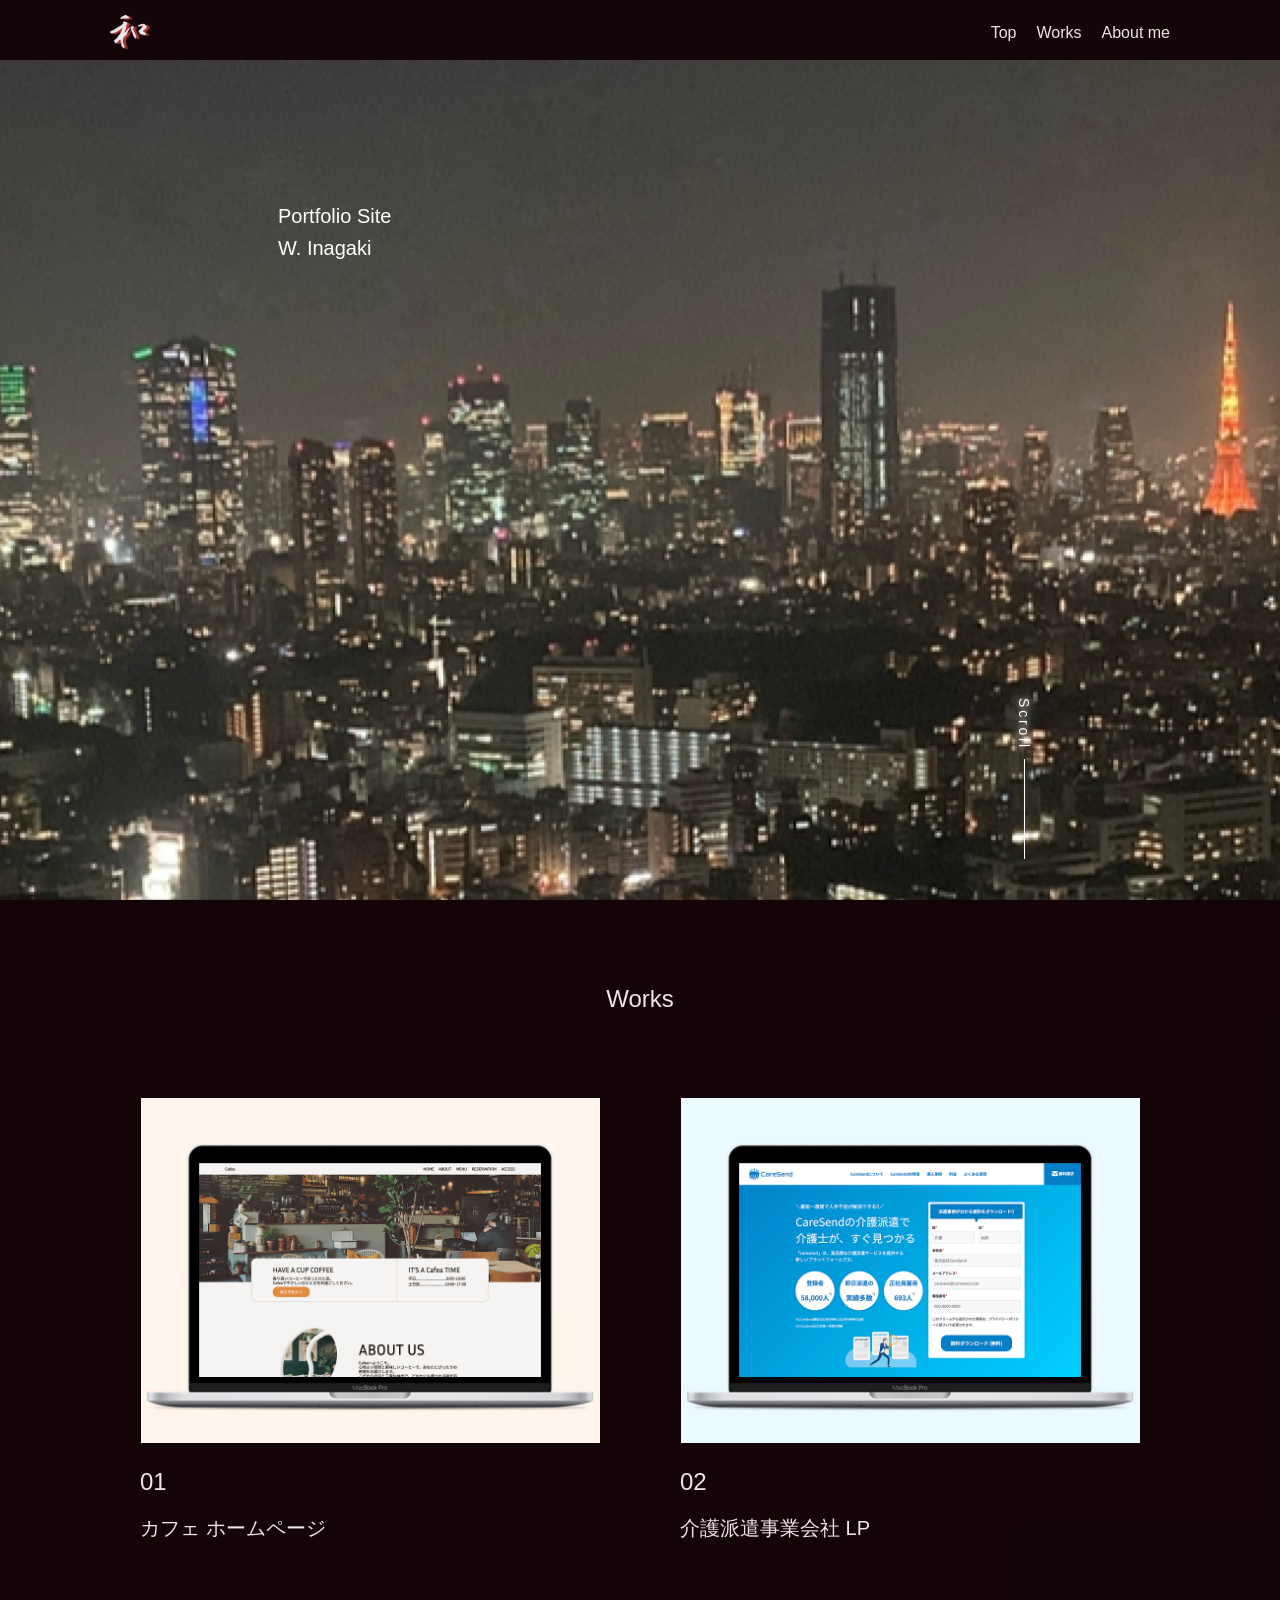
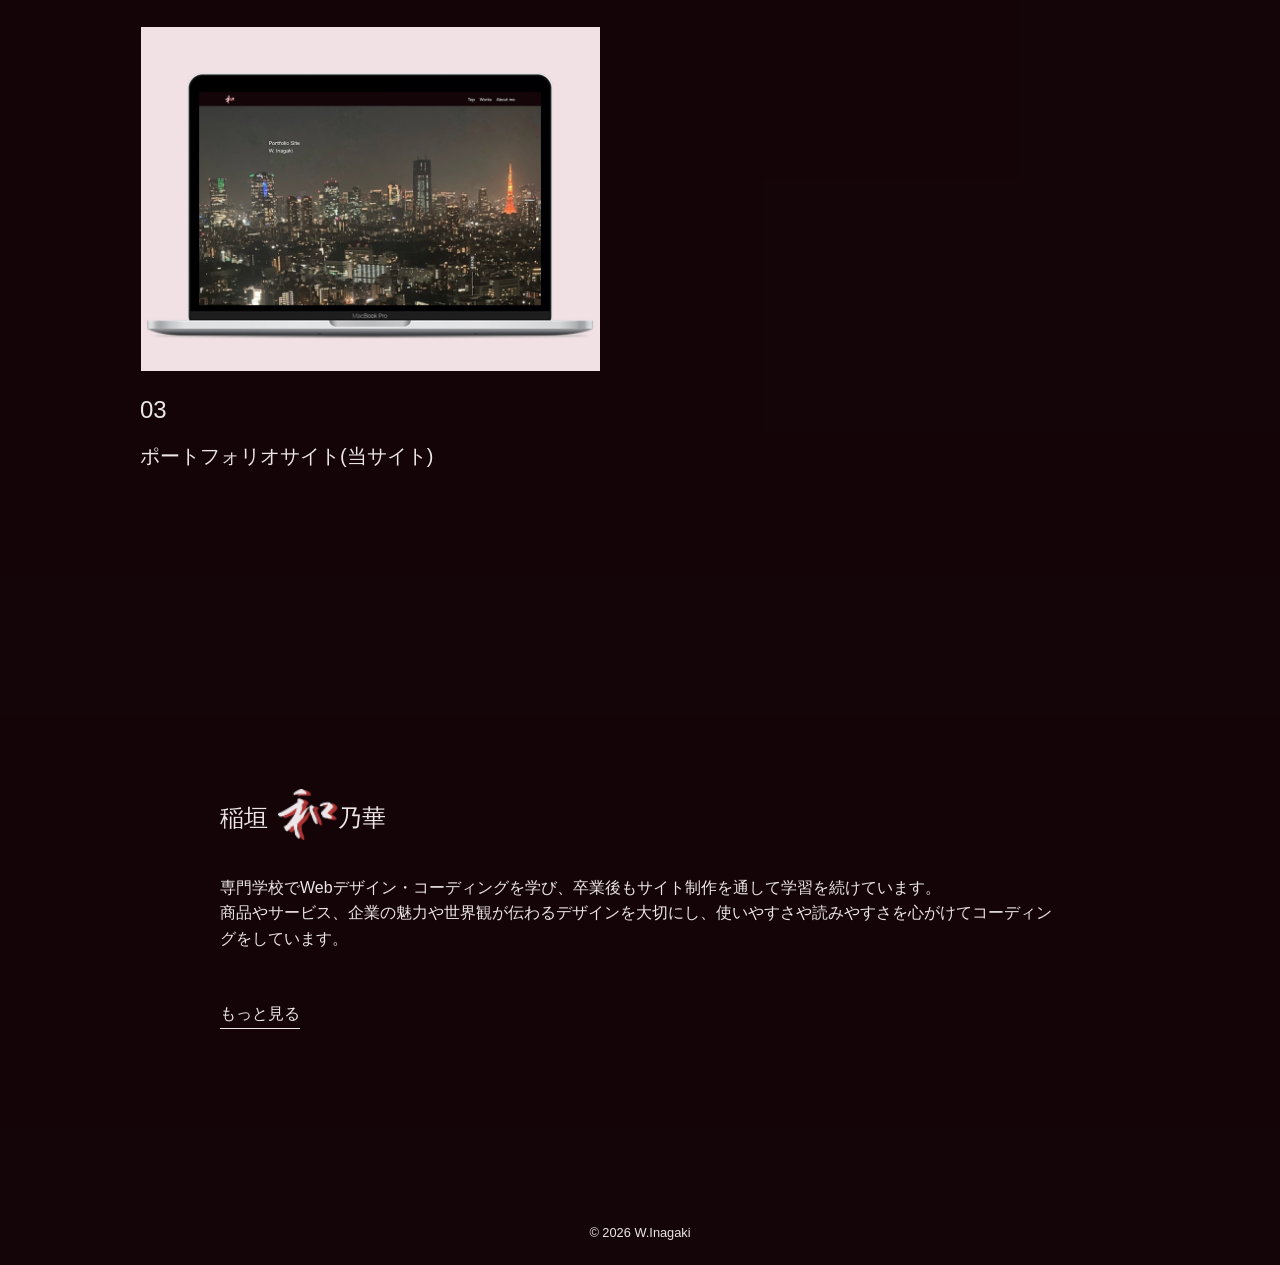
<file: index.html>
<!DOCTYPE html>
<html lang="ja">
<head>
    <meta charset="UTF-8">
    <meta name="viewport" content="width=device-width, initial-scale=1.0">
    <title>ポートフォリオサイト</title>
    <link rel="icon" href="./images/favicon.ico" type="image/x-icon">

    <meta name="robots" content="noindex">

    <link rel="stylesheet" href="./css/reset.css">
    <link rel="stylesheet" href="./css/style.css">

    <link rel="preconnect" href="https://fonts.googleapis.com">
    <link rel="preconnect" href="https://fonts.gstatic.com" crossorigin>
    <link href="https://fonts.googleapis.com/css2?family=Noto+Sans+JP:wght@100..900&display=swap" rel="stylesheet">

    <script src="js/script.js" defer></script>
</head>
<body>
    <div class="wrap">

        <header id="header" class="header">
            <div class="hamburger">
                <div class="header-logo"><a href="#"><img src="images/wa.png" alt="和" width="40"></a></div>
                <p class="btn-gNav">
                    <span></span>
                    <span></span>
                    <span></span>
                </p>
                <nav class="gNav">
                    <ul class="header-nav">
                        <li class="header-nav-list"><a href="#">Top</a></li>
                        <li class="header-nav-list"><a href="#works">Works</a></li>
                        <li class="header-nav-list"><a href="#about">About me</a></li>
                    </ul><!-- /.header-nav -->
                </nav>
            </div><!-- /.hamburger -->
        </header><!-- /#header .header -->

        <div class="background">
            <img class="mv-pc" src="images/mv.png" alt="メインビジュアル">
            <img class="mv-ipad" src="images/mv_ipad.png" alt="メインビジュアル">
        </div><!-- /.background -->

        <section class="mv">
            <h1 class="mv-ttl">Portfolio Site<br>W. Inagaki</h1>
            <div class="scrollbar-pc">
                <span class="scrollbar-pc-txt">Scroll</span>
                <div class="scrollbar-pc-line"></div>
            </div><!-- /.scrollbar-pc -->
        </section><!-- /.mv -->

        <section id="works" class="works">
            <div class="works-inner">
                <h2 class="works-ttl">Works</h2><!-- /.works-ttl -->
                <ul class="works-list">
                    <li class="works-list-item">
                        <a href="./cafesite/index.html"><img class="works-list-item-img" src="./images/works_cafea.png" alt="カフェ ホームページ"></a>
                        <div class="works-list-item-txt">
                            <p class="works-list-item-number">01</p>
                            <a href="./cafesite/index.html" class="works-list-item-ttl-link"><span class="works-list-item-ttl">カフェ ホームページ</span></a>
                        </div><!-- /.works-list-item-txt -->
                    </li><!-- /.works-list-item -->
                    <li class="works-list-item">
                        <a href="./caresendLP/index.html"><img class="works-list-item-img" src="./images/works_caresend.png" alt="介護事業会社派遣事業会社 LP"></a>
                        <div class="works-list-item-txt">
                            <p class="works-list-item-number">02</p>
                            <a href="./caresendLP/index.html" class="works-list-item-ttl-link"><span class="works-list-item-ttl">介護派遣事業会社 LP</span></a>
                        </div><!-- /.works-list-item-txt -->
                    </li><!-- /.works-list-item -->
                    <li class="works-list-item">
                        <a href="./portfoliosite/index.html"><img class="works-list-item-img" src="./images/works_portfolio.png" alt="ポートフォリオサイト(当サイト)"></a>
                        <div class="works-list-item-txt">
                            <p class="works-list-item-number">03</p>
                            <a href="./portfoliosite/index.html" class="works-list-item-ttl-link"><span class="works-list-item-ttl">ポートフォリオサイト(当サイト)</span></a>
                        </div><!-- /.works-list-item-txt -->
                    </li><!-- /.works-list-item -->
                </ul><!-- /.works-list -->
                
            </div><!-- /.works-inner -->
        </section><!-- /#works .works -->

        <section id="about" class="about">
            <div class="about-inner">
                <h2 class="about-name">稲垣<span class="about-name-wa">和</span>乃華</h2><!-- /.about-name -->
                <p class="about-txt">専門学校でWebデザイン・コーディングを学び、卒業後もサイト制作を通して学習を続けています。<br>商品やサービス、企業の魅力や世界観が伝わるデザインを大切にし、使いやすさや読みやすさを心がけてコーディングをしています。</p><!-- /.about-txt -->
                <a href="./about/index.html" class="about-more-link"><span class="about-more">もっと見る</span></a>
            </div><!-- /.about-inner -->
        </section><!-- /#about .about -->

        <footer class="footer">
            <small class="copyright">&copy; 2026 W.Inagaki</small>
        </footer>


    </div><!-- /.wrap -->

</body>
</html>
</file>
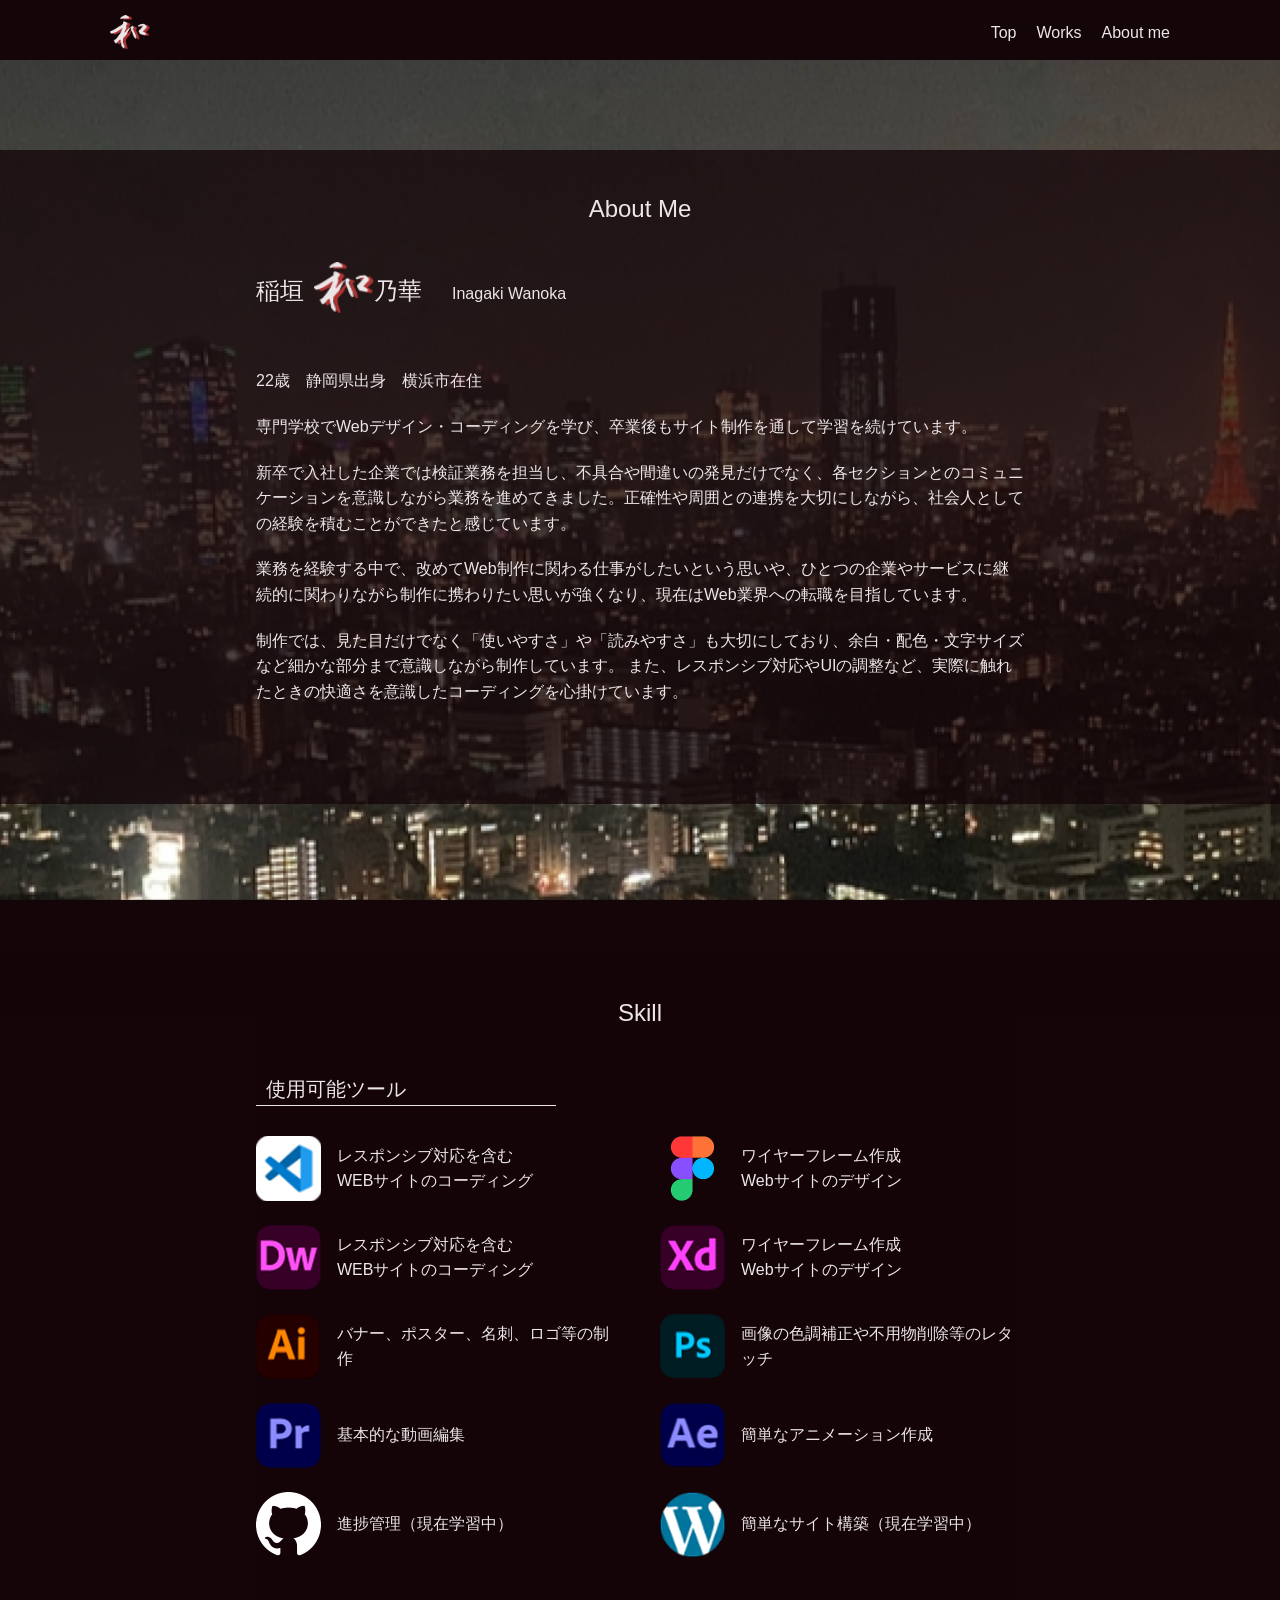
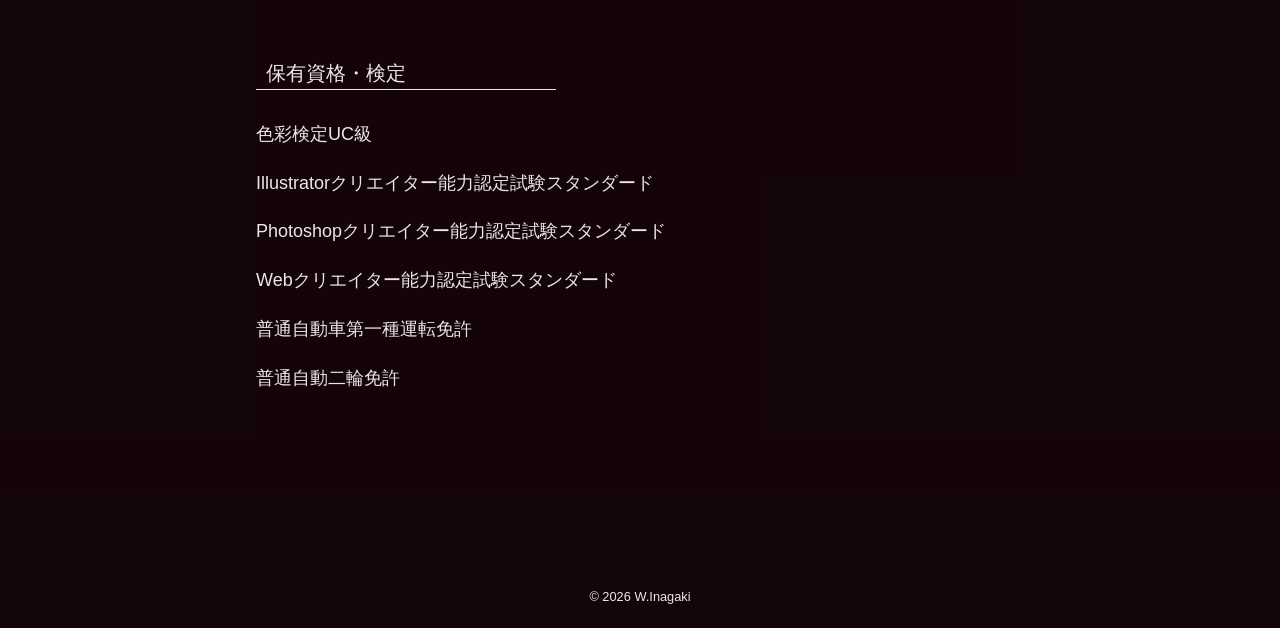
<file: about/index.html>
<!DOCTYPE html>
<html lang="ja">
<head>
    <meta charset="UTF-8">
    <meta name="viewport" content="width=device-width, initial-scale=1.0">
    <title>ポートフォリオサイト|私について</title>
    <link rel="icon" href="../images/favicon.ico" type="image/x-icon">

    <meta name="robots" content="noindex">

    <link rel="stylesheet" href="../css/reset.css">
    <link rel="stylesheet" href="../css/style.css">

    <link rel="preconnect" href="https://fonts.googleapis.com">
    <link rel="preconnect" href="https://fonts.gstatic.com" crossorigin>
    <link href="https://fonts.googleapis.com/css2?family=Noto+Sans+JP:wght@100..900&display=swap" rel="stylesheet">

    <script src="../js/script.js" defer></script>
</head>
<body>
    <div class="wrap">

        <header id="header" class="header">
            <div class="hamburger">
                <div class="header-logo"><a href="#"><img src="../images/wa.png" alt="和" width="40"></a></div>
                <p class="btn-gNav">
                    <span></span>
                    <span></span>
                    <span></span>
                </p>
                <nav class="gNav">
                    <ul class="header-nav">
                        <li class="header-nav-list"><a href="../index.html">Top</a></li>
                        <li class="header-nav-list"><a href="../#works">Works</a></li>
                        <li class="header-nav-list"><a href="#">About me</a></li>
                    </ul><!-- /.header-nav -->
                </nav>
            </div><!-- /.hamburger -->
        </header><!-- /#header .header -->

        <div class="background">
            <img class="mv-pc" src="../images/mv.png" alt="メインビジュアル">
            <img class="mv-ipad" src="../images/mv_ipad.png" alt="メインビジュアル">
        </div><!-- /.background -->

        <section class="aboutme">
            <div class="aboutme-inner">
                <h2 class="aboutme-ttl">About Me</h2><!-- /.aboutme-ttl -->
                <div class="aboutme-name">
                    <h3 class="aboutme-name-ja">稲垣<span class="about-name-wa">和</span>乃華</h3><!-- /.about-name-ja -->
                    <p class="aboutme-name-en">Inagaki Wanoka</p><!-- /.aboutme-name-en -->
                </div><!-- /.aboutme-name -->
                <div class="aboutme-txt">
                    <p class="aboutme-txt-item">22歳　静岡県出身　横浜市在住</p><!-- /.aboutme-age -->
                    <p class="aboutme-txt-item">専門学校でWebデザイン・コーディングを学び、卒業後もサイト制作を通して学習を続けています。</p><!-- /.aboutme-txt-item -->
                    <p class="aboutme-txt-item">新卒で入社した企業では検証業務を担当し、不具合や間違いの発見だけでなく、各セクションとのコミュニケーションを意識しながら業務を進めてきました。正確性や周囲との連携を大切にしながら、社会人としての経験を積むことができたと感じています。</p><!-- /.aboutme-txt-item -->
                    <p class="aboutme-txt-item">業務を経験する中で、改めてWeb制作に関わる仕事がしたいという思いや、ひとつの企業やサービスに継続的に関わりながら制作に携わりたい思いが強くなり、現在はWeb業界への転職を目指しています。</p><!-- /.aboutme-txt-item -->
                    <p class="aboutme-txt-item"> 制作では、見た目だけでなく「使いやすさ」や「読みやすさ」も大切にしており、余白・配色・文字サイズなど細かな部分まで意識しながら制作しています。 また、レスポンシブ対応やUIの調整など、実際に触れたときの快適さを意識したコーディングを心掛けています。</p><!-- /.aboutme-txt-item -->
                </div><!-- /.aboutme-txt -->
            </div><!-- /.aboutme-inner -->
        </section><!-- /.aboutme -->

        <section class="skill">
            <div class="skill-inner">
                <h2 class="skill-ttl">Skill</h2><!-- /.skill-ttl -->
                <div class="skill-tool">
                    <h3 class="skill-tool-ttl">使用可能ツール</h3><!-- /.skill-tool-ttl -->
                    <ul class="skill-tool-list">
                        <li class="skill-tool-list-item">
                            <img src="../images/VScode.png" alt="VScode" class="skill-tool-list-item-icon" width="65">
                            <p class="skill-tool-list-item-txt">レスポンシブ対応を含む<br>WEBサイトのコーディング</p><!-- /.skill-tool-list-item-txt -->
                        </li><!-- /.skill-tool-list-item -->
                        <li class="skill-tool-list-item">
                            <img src="../images/Figma.png" alt="Figma" class="skill-tool-list-item-icon" width="65">
                            <p class="skill-tool-list-item-txt">ワイヤーフレーム作成<br>Webサイトのデザイン</p><!-- /.skill-tool-list-item-txt -->
                        </li><!-- /.skill-tool-list-item -->
                        <li class="skill-tool-list-item">
                            <img src="../images/Dw.png" alt="Dreamweaver" class="skill-tool-list-item-icon" width="65">
                            <p class="skill-tool-list-item-txt">レスポンシブ対応を含む<br>WEBサイトのコーディング</p><!-- /.skill-tool-list-item-txt -->
                        </li><!-- /.skill-tool-list-item -->
                        <li class="skill-tool-list-item">
                            <img src="../images/Xd.png" alt="Xd" class="skill-tool-list-item-icon" width="65">
                            <p class="skill-tool-list-item-txt">ワイヤーフレーム作成<br>Webサイトのデザイン</p><!-- /.skill-tool-list-item-txt -->
                        </li><!-- /.skill-tool-list-item -->
                        <li class="skill-tool-list-item">
                            <img src="../images/Ai.png" alt="Illustrator" class="skill-tool-list-item-icon" width="65">
                            <p class="skill-tool-list-item-txt">バナー、ポスター、名刺、ロゴ等の制作</p><!-- /.skill-tool-list-item-txt -->
                        </li><!-- /.skill-tool-list-item -->
                        <li class="skill-tool-list-item">
                            <img src="../images/Ps.png" alt="Photoshop" class="skill-tool-list-item-icon" width="65">
                            <p class="skill-tool-list-item-txt">画像の色調補正や不用物削除等のレタッチ</p><!-- /.skill-tool-list-item-txt -->
                        </li><!-- /.skill-tool-list-item -->
                        <li class="skill-tool-list-item">
                            <img src="../images/Pr.png" alt="Premiere Pro" class="skill-tool-list-item-icon" width="65">
                            <p class="skill-tool-list-item-txt">基本的な動画編集</p><!-- /.skill-tool-list-item-txt -->
                        </li><!-- /.skill-tool-list-item -->
                        <li class="skill-tool-list-item">
                            <img src="../images/Ae.png" alt="After Effects" class="skill-tool-list-item-icon" width="65">
                            <p class="skill-tool-list-item-txt">簡単なアニメーション作成</p><!-- /.skill-tool-list-item-txt -->
                        </li><!-- /.skill-tool-list-item -->
                        <li class="skill-tool-list-item">
                            <img src="../images/GitHub.png" alt="Github" class="skill-tool-list-item-icon" width="65">
                            <p class="skill-tool-list-item-txt">進捗管理（現在学習中）</p><!-- /.skill-tool-list-item-txt -->
                        </li><!-- /.skill-tool-list-item -->
                        <li class="skill-tool-list-item">
                            <img src="../images/WordPress.png" alt="WordPress" class="skill-tool-list-item-icon" width="65">
                            <p class="skill-tool-list-item-txt">簡単なサイト構築（現在学習中）</p><!-- /.skill-tool-list-item-txt -->
                        </li><!-- /.skill-tool-list-item -->
                    </ul><!-- /.skill-tool-list -->
                </div><!-- /.skill-tool -->

                <div class="skill-license">
                    <h2 class="skill-license-ttl">保有資格・検定</h2><!-- /.skill-license-ttl -->
                    <ul class="skill-license-list">
                        <li class="skill-license-list-item">色彩検定UC級</li><!-- /.skill-license-list-item -->
                        <li class="skill-license-list-item">Illustratorクリエイター能力認定試験スタンダード</li><!-- /.skill-license-list-item -->
                        <li class="skill-license-list-item">Photoshopクリエイター能力認定試験スタンダード</li><!-- /.skill-license-list-item -->
                        <li class="skill-license-list-item">Webクリエイター能力認定試験スタンダード</li><!-- /.skill-license-list-item -->
                        <li class="skill-license-list-item">普通自動車第一種運転免許</li><!-- /.skill-license-list-item -->
                        <li class="skill-license-list-item">普通自動二輪免許</li><!-- /.skill-license-list-item -->
                    </ul><!-- /.skill-license-list -->
                </div><!-- /.skill-license -->
            </div><!-- /.skill-inner -->  
        </section><!-- /.skill -->

        <footer class="footer">
            <small class="copyright">&copy; 2026 W.Inagaki</small>
        </footer>


    </div><!-- /.wrap -->

</body>
</html>
</file>
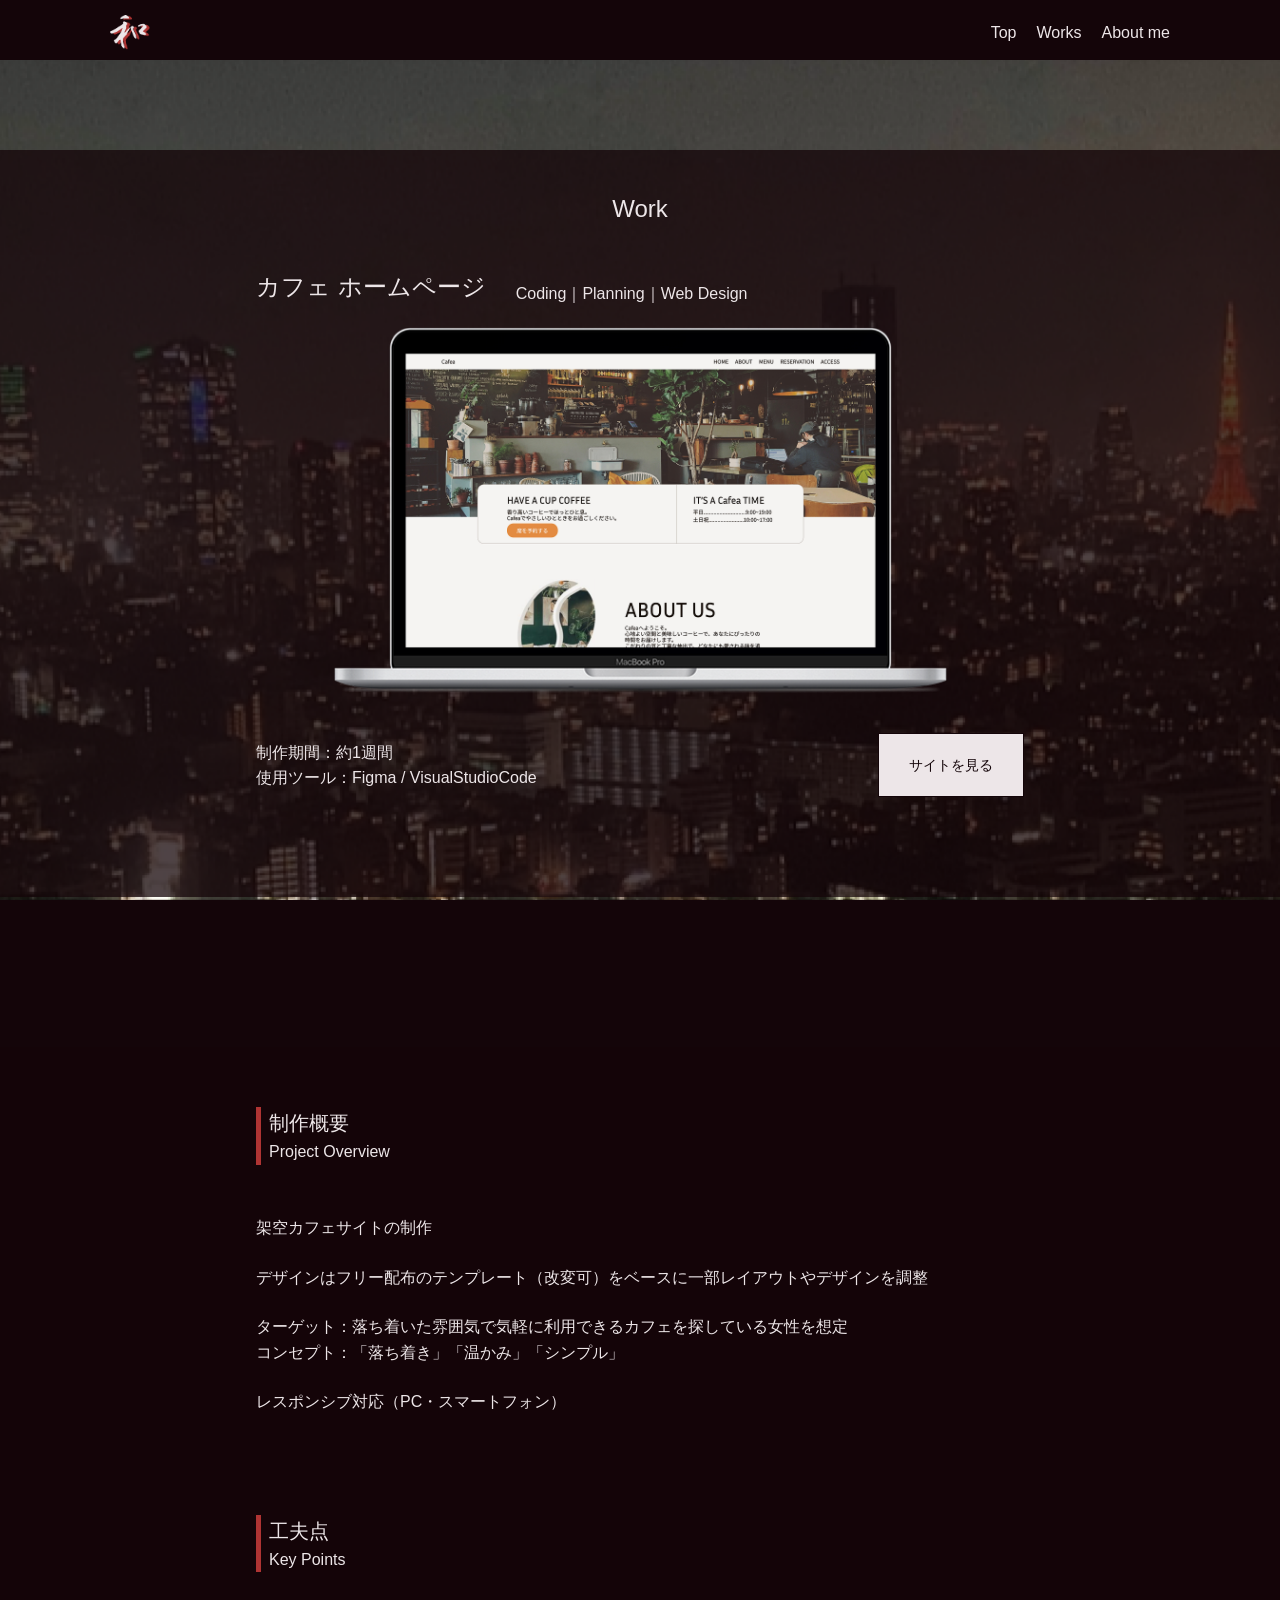
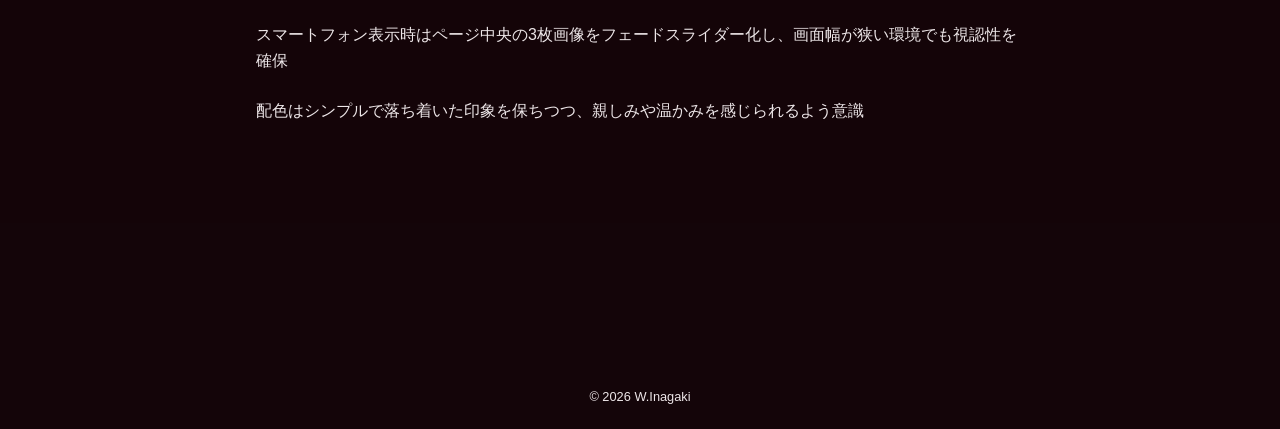
<file: cafea/index.html>
<!DOCTYPE html>
<html lang="ja">
<head>
    <meta charset="UTF-8">
    <meta name="viewport" content="width=device-width, initial-scale=1.0">
    <title>ポートフォリオサイト|cafea制作概要</title>
    <link rel="icon" href="../images/favicon.ico" type="image/x-icon">

    <meta name="robots" content="noindex">

    <link rel="stylesheet" href="../css/reset.css">
    <link rel="stylesheet" href="../css/style.css">

    <link rel="preconnect" href="https://fonts.googleapis.com">
    <link rel="preconnect" href="https://fonts.gstatic.com" crossorigin>
    <link href="https://fonts.googleapis.com/css2?family=Noto+Sans+JP:wght@100..900&display=swap" rel="stylesheet">

    <script src="../js/script.js" defer></script>
</head>
<body>
    <div class="wrap">

        <header id="header" class="header">
            <div class="hamburger">
                <div class="header-logo"><a href="#"><img src="../images/wa.png" alt="和" width="40"></a></div>
                <p class="btn-gNav">
                    <span></span>
                    <span></span>
                    <span></span>
                </p>
                <nav class="gNav">
                    <ul class="header-nav">
                        <li class="header-nav-list"><a href="../index.html">Top</a></li>
                        <li class="header-nav-list"><a href="../#works">Works</a></li>
                        <li class="header-nav-list"><a href="#">About me</a></li>
                    </ul><!-- /.header-nav -->
                </nav>
            </div><!-- /.hamburger -->
        </header><!-- /#header .header -->

        <div class="background">
            <img class="mv-pc" src="../images/mv.png" alt="メインビジュアル">
            <img class="mv-ipad" src="../images/mv_ipad.png" alt="メインビジュアル">
        </div><!-- /.background -->

        <section class="work">
            <div class="work-inner">
            <h2 class="work-ttl">Work</h2><!-- /.work-ttl -->
                <div class="work-subttl">
                    <h3 class="work-subttl-ttl">カフェ ホームページ</h3><!-- /.work-subttl-ttl -->
                    <p class="work-subttl-txt">Coding｜Planning｜Web Design</p><!-- /.work-subttl-txt -->
                </div><!-- /.work-subttl -->
                <img src="../images/work_cafea.png" alt="カフェ ホームページ" class="work-img">
                <div class="work-data">
                    <div class="work-data-txt">
                        <p class="work-data-txt-period">制作期間：約1週間</p><!-- /.work-data-txt-period -->
                        <p class="work-data-txt-tool">使用ツール：Figma / VisualStudioCode</p><!-- /.work-data-txt-tool -->
                    </div><!-- /.work-data-txt -->
                    <a href="https://w-inagaki.github.io/cafea/index.html" target="_blank" class="work-data-btn">サイトを見る</a><!-- /.work-data-btn -->
                </div><!-- /.work-data -->
            </div><!-- /.work-inner -->
        </section><!-- /.work -->

        <section class="summary">
            <div class="summary-inner">
                <div class="summary-overview">
                    <div class="summary-ttl">
                        <h2 class="summary-ttl-ja">制作概要</h2><!-- /.summary-ttl-ja -->
                        <p class="summary-ttl-en">Project Overview</p><!-- /.summary-ttl-en -->
                    </div><!-- /.summary-ttl -->
                    <div class="summary-txt">
                        <p class="summary-txt-item">架空カフェサイトの制作</p>
                        <p class="summary-txt-item">デザインはフリー配布のテンプレート（改変可）をベースに一部レイアウトやデザインを調整</p>
                        <p class="summary-txt-item">ターゲット：落ち着いた雰囲気で気軽に利用できるカフェを探している女性を想定<br>コンセプト：「落ち着き」「温かみ」「シンプル」</p>
                        <p class="summary-txt-item">レスポンシブ対応（PC・スマートフォン）</p>
                    </div><!-- /.summary-txt -->
                </div><!-- /.summary-overview -->

                <div class="summary-topics">
                    <div class="summary-ttl">
                        <h2 class="summary-ttl-ja">工夫点</h2><!-- /.summary-ttl-ja -->
                        <p class="summary-ttl-en">Key Points</p><!-- /.summary-ttl-en -->
                    </div><!-- /.summary-ttl -->
                    <div class="summary-txt">
                        <p class="summary-txt-item">スマートフォン表示時はページ中央の3枚画像をフェードスライダー化し、画面幅が狭い環境でも視認性を確保</p>
                        <p class="summary-txt-item">配色はシンプルで落ち着いた印象を保ちつつ、親しみや温かみを感じられるよう意識</p>
                    </div><!-- /.summary-topics-txt -->
                </div><!-- /.summary-topics -->


            </div><!-- /.summary-inner -->
        </section><!-- /.summary -->

        <footer class="footer">
            <small class="copyright">&copy; 2026 W.Inagaki</small>
        </footer>


    </div><!-- /.wrap -->

</body>
</html>
</file>
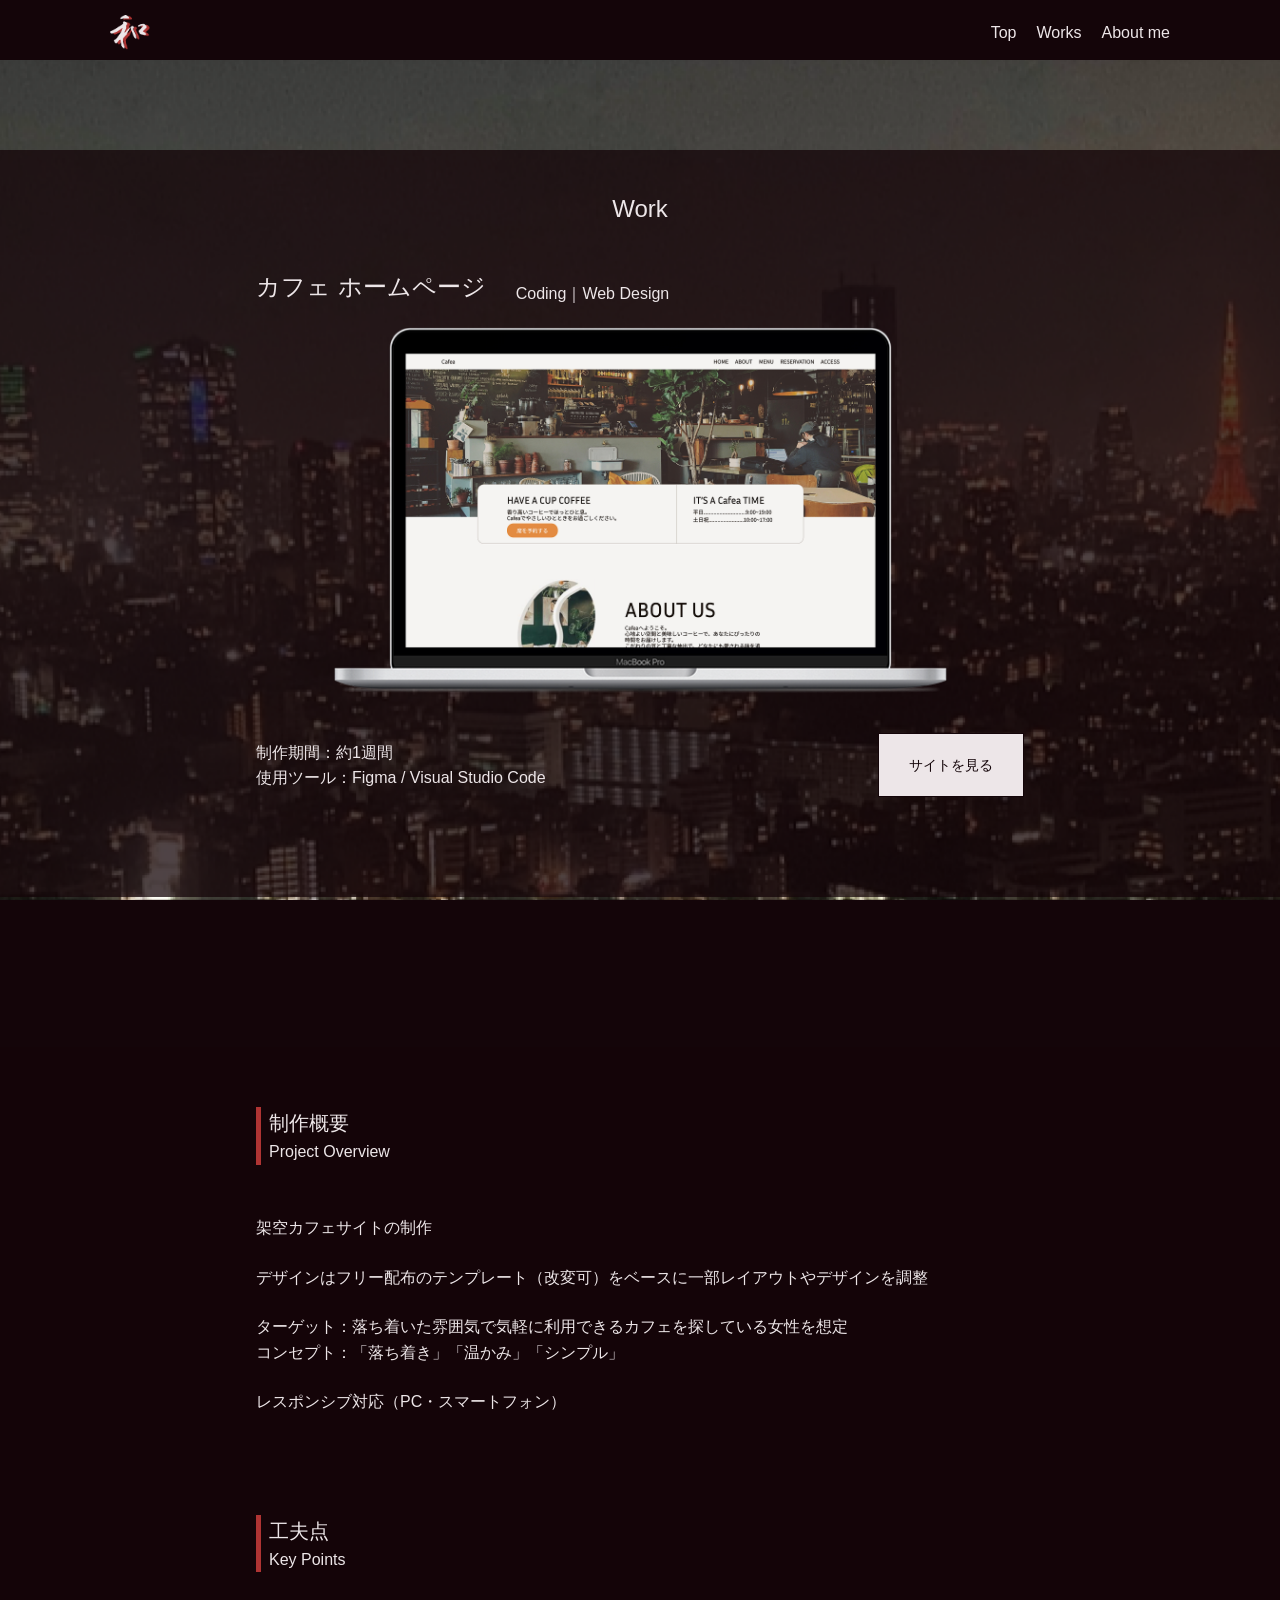
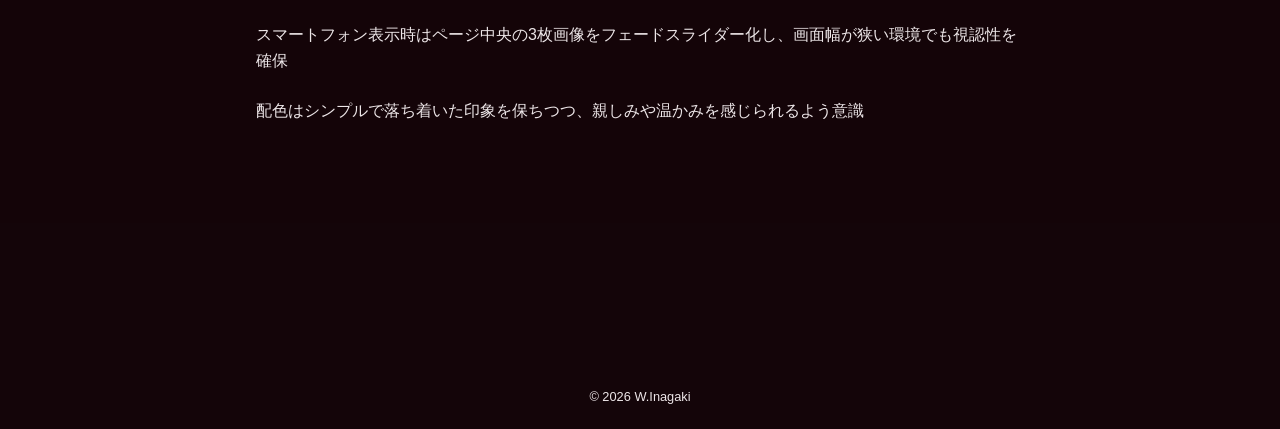
<file: cafesite/index.html>
<!DOCTYPE html>
<html lang="ja">
<head>
    <meta charset="UTF-8">
    <meta name="viewport" content="width=device-width, initial-scale=1.0">
    <title>ポートフォリオサイト|cafea制作概要</title>
    <link rel="icon" href="../images/favicon.ico" type="image/x-icon">

    <meta name="robots" content="noindex">

    <link rel="stylesheet" href="../css/reset.css">
    <link rel="stylesheet" href="../css/style.css">

    <link rel="preconnect" href="https://fonts.googleapis.com">
    <link rel="preconnect" href="https://fonts.gstatic.com" crossorigin>
    <link href="https://fonts.googleapis.com/css2?family=Noto+Sans+JP:wght@100..900&display=swap" rel="stylesheet">

    <script src="../js/script.js" defer></script>
</head>
<body>
    <div class="wrap">

        <header id="header" class="header">
            <div class="hamburger">
                <div class="header-logo"><a href="#"><img src="../images/wa.png" alt="和" width="40"></a></div>
                <p class="btn-gNav">
                    <span></span>
                    <span></span>
                    <span></span>
                </p>
                <nav class="gNav">
                    <ul class="header-nav">
                        <li class="header-nav-list"><a href="../index.html">Top</a></li>
                        <li class="header-nav-list"><a href="../#works">Works</a></li>
                        <li class="header-nav-list"><a href="../about/index.html">About me</a></li>
                    </ul><!-- /.header-nav -->
                </nav>
            </div><!-- /.hamburger -->
        </header><!-- /#header .header -->

        <div class="background">
            <img class="mv-pc" src="../images/mv.png" alt="メインビジュアル">
            <img class="mv-ipad" src="../images/mv_ipad.png" alt="メインビジュアル">
        </div><!-- /.background -->

        <section class="work">
            <div class="work-inner">
            <h2 class="work-ttl">Work</h2><!-- /.work-ttl -->
                <div class="work-subttl">
                    <h3 class="work-subttl-ttl">カフェ ホームページ</h3><!-- /.work-subttl-ttl -->
                    <p class="work-subttl-txt">Coding｜Web Design</p><!-- /.work-subttl-txt -->
                </div><!-- /.work-subttl -->
                <img src="../images/work_cafea.png" alt="カフェ ホームページ" class="work-img">
                <div class="work-data">
                    <div class="work-data-txt">
                        <p class="work-data-txt-period">制作期間：約1週間</p><!-- /.work-data-txt-period -->
                        <p class="work-data-txt-tool">使用ツール：Figma / Visual Studio Code</p><!-- /.work-data-txt-tool -->
                    </div><!-- /.work-data-txt -->
                    <a href="https://w-inagaki.github.io/cafea/index.html" target="_blank" class="work-data-btn">サイトを見る</a><!-- /.work-data-btn -->
                </div><!-- /.work-data -->
            </div><!-- /.work-inner -->
        </section><!-- /.work -->

        <section class="summary">
            <div class="summary-inner">
                <div class="summary-overview">
                    <div class="summary-ttl">
                        <h2 class="summary-ttl-ja">制作概要</h2><!-- /.summary-ttl-ja -->
                        <p class="summary-ttl-en">Project Overview</p><!-- /.summary-ttl-en -->
                    </div><!-- /.summary-ttl -->
                    <div class="summary-txt">
                        <p class="summary-txt-item">架空カフェサイトの制作</p>
                        <p class="summary-txt-item">デザインはフリー配布のテンプレート（改変可）をベースに一部レイアウトやデザインを調整</p>
                        <p class="summary-txt-item">ターゲット：落ち着いた雰囲気で気軽に利用できるカフェを探している女性を想定<br>コンセプト：「落ち着き」「温かみ」「シンプル」</p>
                        <p class="summary-txt-item">レスポンシブ対応（PC・スマートフォン）</p>
                    </div><!-- /.summary-txt -->
                </div><!-- /.summary-overview -->

                <div class="summary-topics">
                    <div class="summary-ttl">
                        <h2 class="summary-ttl-ja">工夫点</h2><!-- /.summary-ttl-ja -->
                        <p class="summary-ttl-en">Key Points</p><!-- /.summary-ttl-en -->
                    </div><!-- /.summary-ttl -->
                    <div class="summary-txt">
                        <p class="summary-txt-item">スマートフォン表示時はページ中央の3枚画像をフェードスライダー化し、画面幅が狭い環境でも視認性を確保</p>
                        <p class="summary-txt-item">配色はシンプルで落ち着いた印象を保ちつつ、親しみや温かみを感じられるよう意識</p>
                    </div><!-- /.summary-topics-txt -->
                </div><!-- /.summary-topics -->


            </div><!-- /.summary-inner -->
        </section><!-- /.summary -->

        <footer class="footer">
            <small class="copyright">&copy; 2026 W.Inagaki</small>
        </footer>


    </div><!-- /.wrap -->

</body>
</html>
</file>
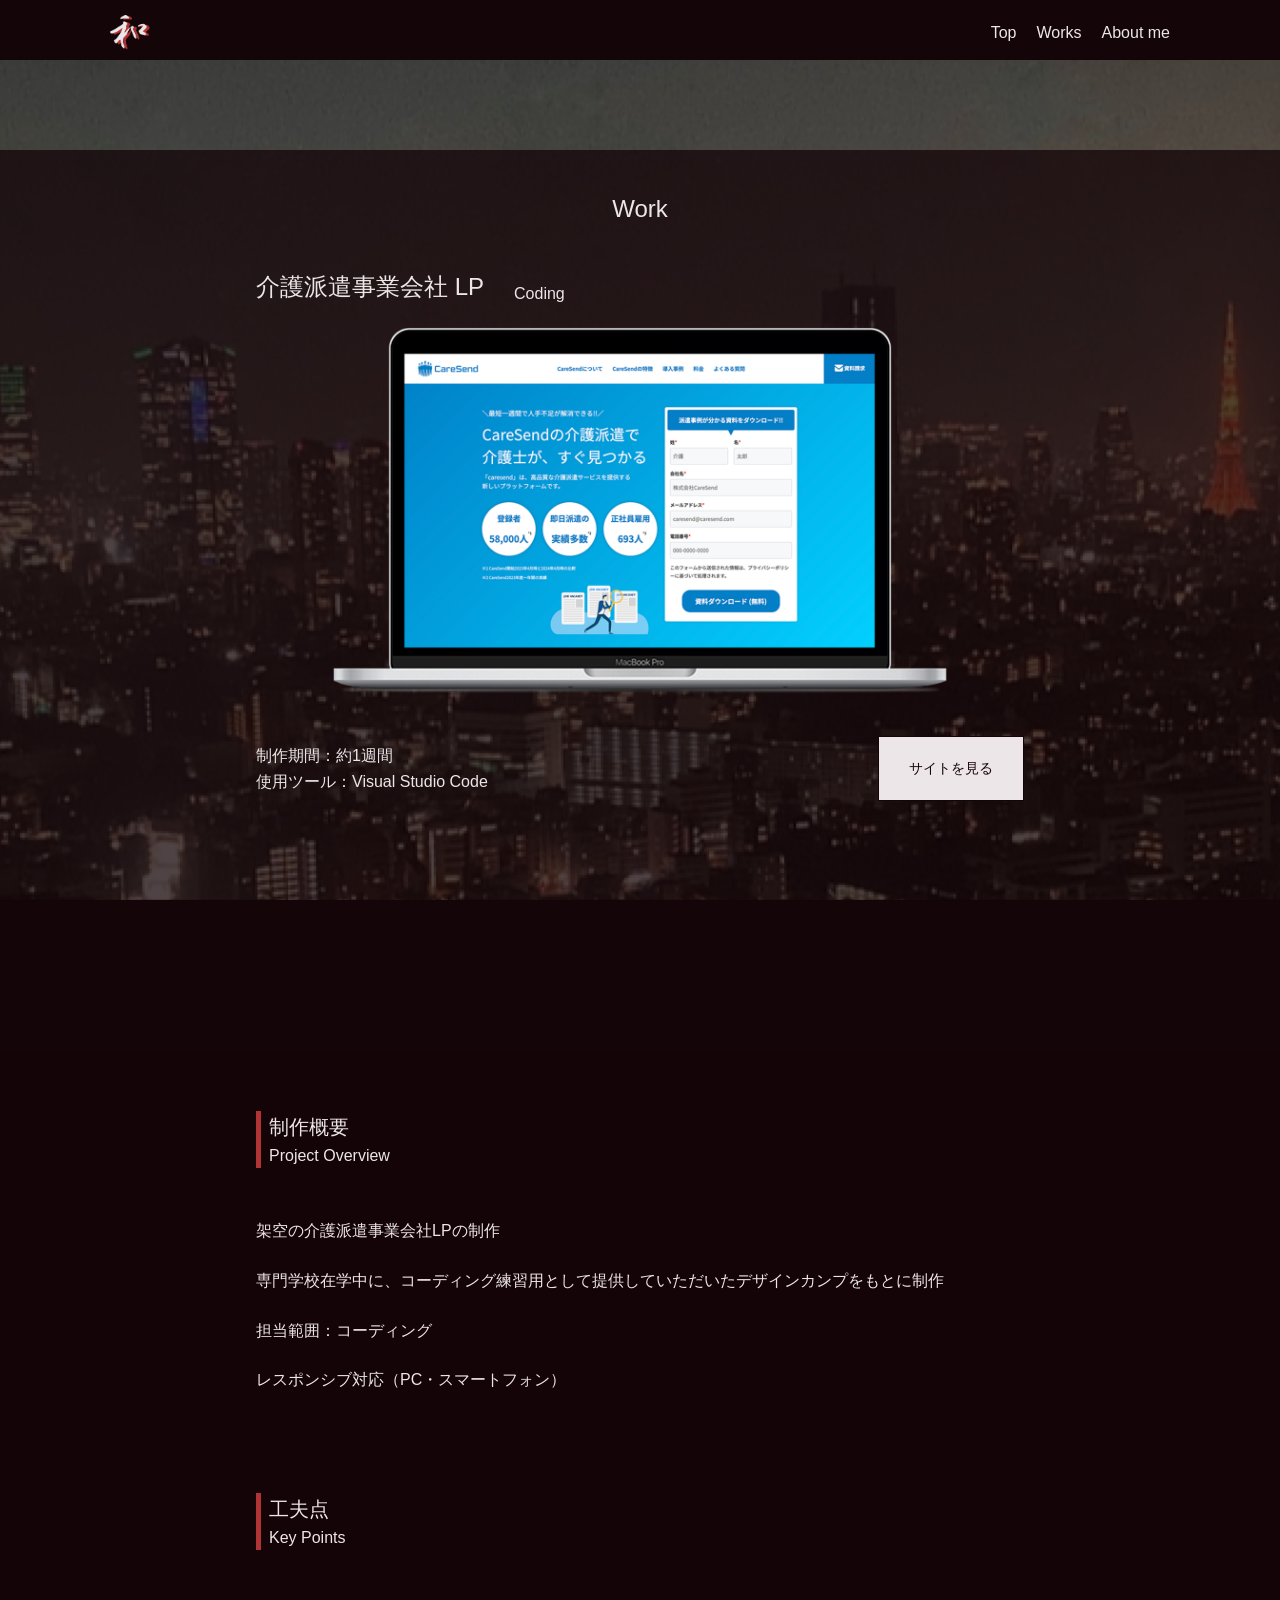
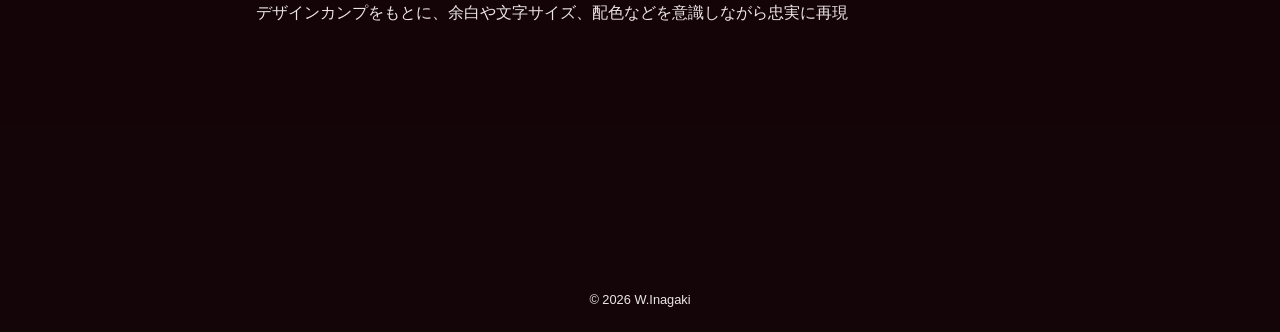
<file: caresendLP/index.html>
<!DOCTYPE html>
<html lang="ja">
<head>
    <meta charset="UTF-8">
    <meta name="viewport" content="width=device-width, initial-scale=1.0">
    <title>ポートフォリオサイト|caresend制作概要</title>
    <link rel="icon" href="../images/favicon.ico" type="image/x-icon">

    <meta name="robots" content="noindex">

    <link rel="stylesheet" href="../css/reset.css">
    <link rel="stylesheet" href="../css/style.css">

    <link rel="preconnect" href="https://fonts.googleapis.com">
    <link rel="preconnect" href="https://fonts.gstatic.com" crossorigin>
    <link href="https://fonts.googleapis.com/css2?family=Noto+Sans+JP:wght@100..900&display=swap" rel="stylesheet">

    <script src="../js/script.js" defer></script>
</head>
<body>
    <div class="wrap">

        <header id="header" class="header">
            <div class="hamburger">
                <div class="header-logo"><a href="#"><img src="../images/wa.png" alt="和" width="40"></a></div>
                <p class="btn-gNav">
                    <span></span>
                    <span></span>
                    <span></span>
                </p>
                <nav class="gNav">
                    <ul class="header-nav">
                        <li class="header-nav-list"><a href="../index.html">Top</a></li>
                        <li class="header-nav-list"><a href="../#works">Works</a></li>
                        <li class="header-nav-list"><a href="../about/index.html">About me</a></li>
                    </ul><!-- /.header-nav -->
                </nav>
            </div><!-- /.hamburger -->
        </header><!-- /#header .header -->

        <div class="background">
            <img class="mv-pc" src="../images/mv.png" alt="メインビジュアル">
            <img class="mv-ipad" src="../images/mv_ipad.png" alt="メインビジュアル">
        </div><!-- /.background -->

        <section class="work">
            <div class="work-inner">
            <h2 class="work-ttl">Work</h2><!-- /.work-ttl -->
                <div class="work-subttl">
                    <h3 class="work-subttl-ttl">介護派遣事業会社 LP</h3><!-- /.work-subttl-ttl -->
                    <p class="work-subttl-txt">Coding</p><!-- /.work-subttl-txt -->
                </div><!-- /.work-subttl -->
                <img src="../images/work_caresend.png" alt="介護派遣事業会社 LP" class="work-img">
                <div class="work-data">
                    <div class="work-data-txt">
                        <p class="work-data-txt-period">制作期間：約1週間</p><!-- /.work-data-txt-period -->
                        <p class="work-data-txt-tool">使用ツール：Visual Studio Code</p><!-- /.work-data-txt-tool -->
                    </div><!-- /.work-data-txt -->
                    <a href="https://w-inagaki.github.io/caresend/index.html" target="_blank" class="work-data-btn">サイトを見る</a><!-- /.work-data-btn -->
                </div><!-- /.work-data -->
            </div><!-- /.work-inner -->
        </section><!-- /.work -->

        <section class="summary">
            <div class="summary-inner">
                <div class="summary-overview">
                    <div class="summary-ttl">
                        <h2 class="summary-ttl-ja">制作概要</h2><!-- /.summary-ttl-ja -->
                        <p class="summary-ttl-en">Project Overview</p><!-- /.summary-ttl-en -->
                    </div><!-- /.summary-ttl -->
                    <div class="summary-txt">
                        <p class="summary-txt-item">架空の介護派遣事業会社LPの制作</p>
                        <p class="summary-txt-item">専門学校在学中に、コーディング練習用として提供していただいたデザインカンプをもとに制作</p>
                        <p class="summary-txt-item">担当範囲：コーディング</p>
                        <p class="summary-txt-item">レスポンシブ対応（PC・スマートフォン）</p>
                    </div><!-- /.summary-txt -->
                </div><!-- /.summary-overview -->

                <div class="summary-topics">
                    <div class="summary-ttl">
                        <h2 class="summary-ttl-ja">工夫点</h2><!-- /.summary-ttl-ja -->
                        <p class="summary-ttl-en">Key Points</p><!-- /.summary-ttl-en -->
                    </div><!-- /.summary-ttl -->
                    <div class="summary-txt">
                        <p class="summary-txt-item">デザインカンプをもとに、余白や文字サイズ、配色などを意識しながら忠実に再現</p>
                    </div><!-- /.summary-topics-txt -->
                </div><!-- /.summary-topics -->


            </div><!-- /.summary-inner -->
        </section><!-- /.summary -->

        <footer class="footer">
            <small class="copyright">&copy; 2026 W.Inagaki</small>
        </footer>


    </div><!-- /.wrap -->

</body>
</html>
</file>
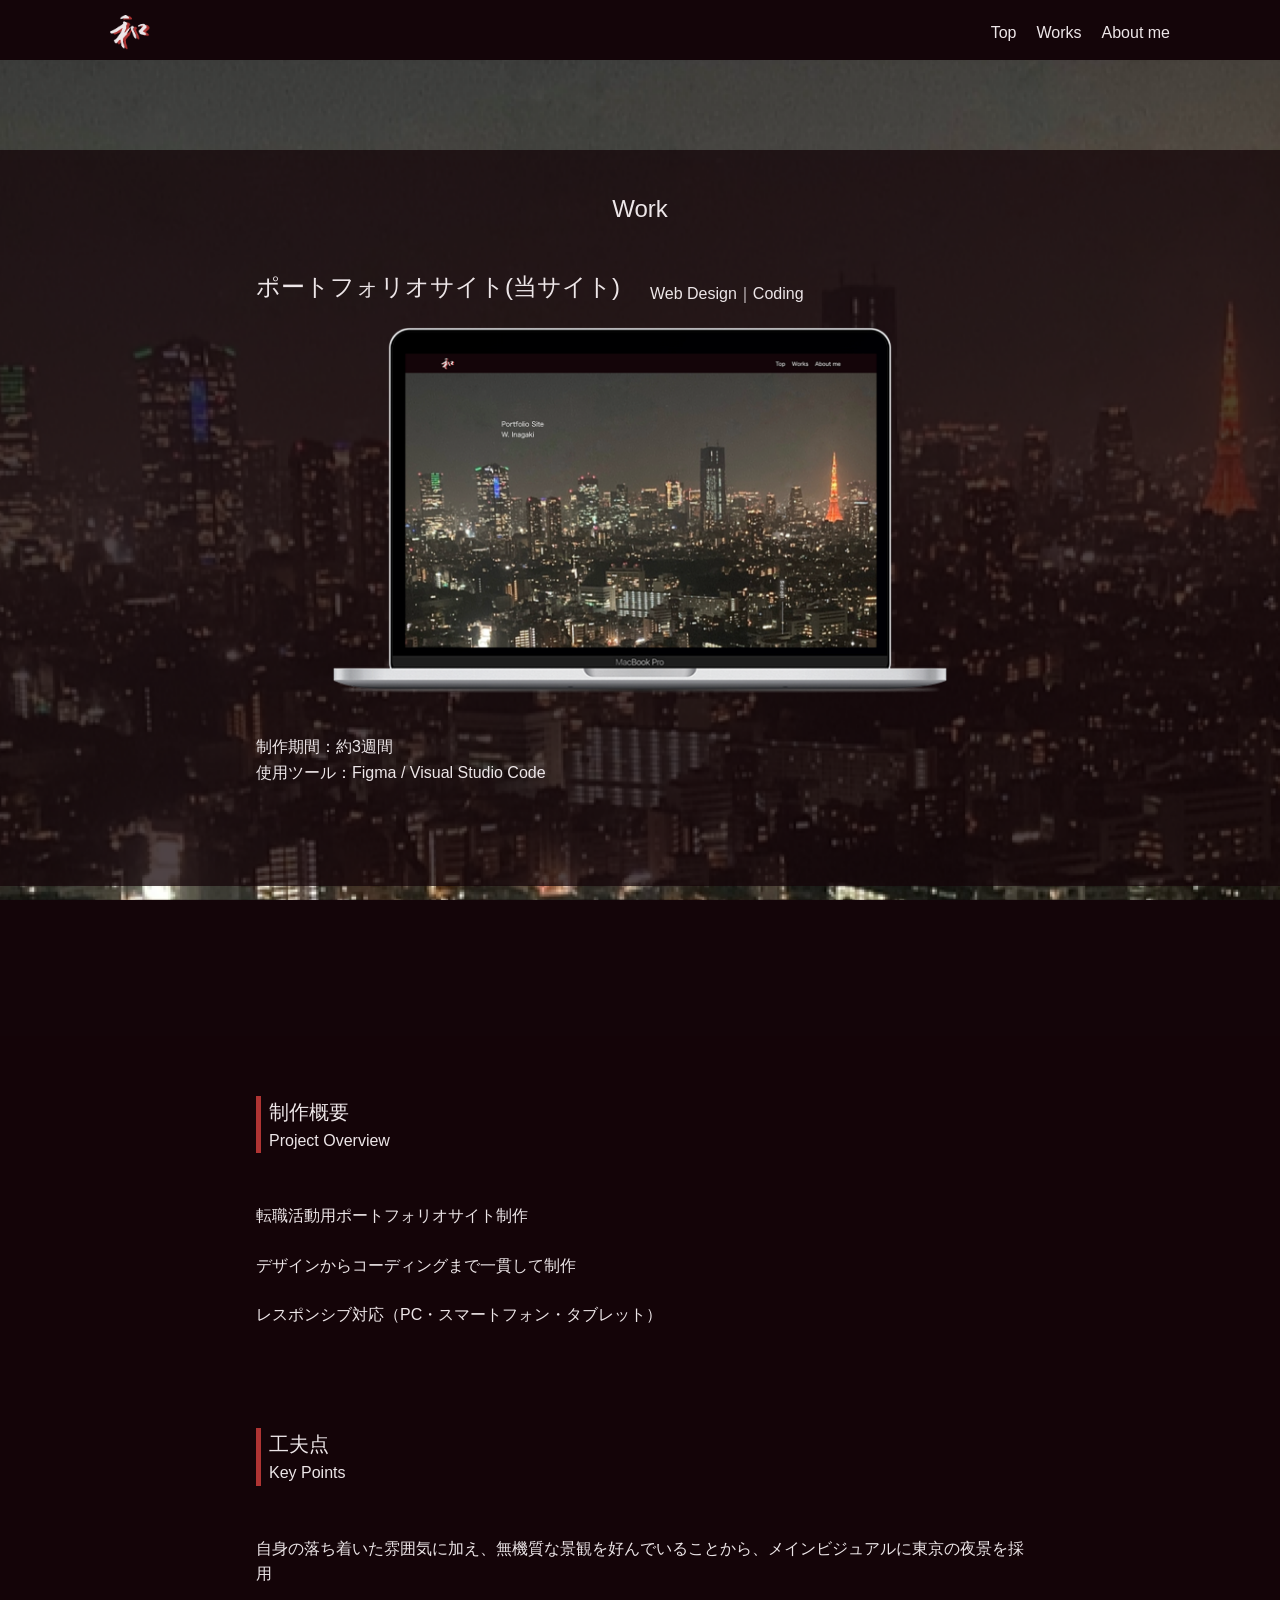
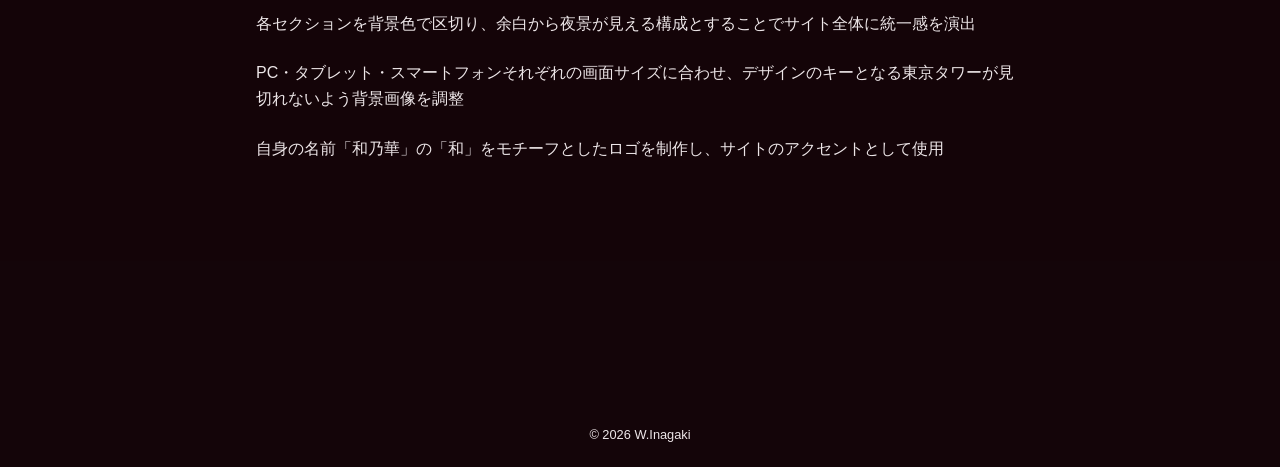
<file: portfoliosite/index.html>
<!DOCTYPE html>
<html lang="ja">
<head>
    <meta charset="UTF-8">
    <meta name="viewport" content="width=device-width, initial-scale=1.0">
    <title>ポートフォリオサイト|ポートフォリオサイト制作概要</title>
    <link rel="icon" href="../images/favicon.ico" type="image/x-icon">

    <meta name="robots" content="noindex">

    <link rel="stylesheet" href="../css/reset.css">
    <link rel="stylesheet" href="../css/style.css">

    <link rel="preconnect" href="https://fonts.googleapis.com">
    <link rel="preconnect" href="https://fonts.gstatic.com" crossorigin>
    <link href="https://fonts.googleapis.com/css2?family=Noto+Sans+JP:wght@100..900&display=swap" rel="stylesheet">

    <script src="../js/script.js" defer></script>
</head>
<body>
    <div class="wrap">

        <header id="header" class="header">
            <div class="hamburger">
                <div class="header-logo"><a href="#"><img src="../images/wa.png" alt="和" width="40"></a></div>
                <p class="btn-gNav">
                    <span></span>
                    <span></span>
                    <span></span>
                </p>
                <nav class="gNav">
                    <ul class="header-nav">
                        <li class="header-nav-list"><a href="../index.html">Top</a></li>
                        <li class="header-nav-list"><a href="../#works">Works</a></li>
                        <li class="header-nav-list"><a href="../about/index.html">About me</a></li>
                    </ul><!-- /.header-nav -->
                </nav>
            </div><!-- /.hamburger -->
        </header><!-- /#header .header -->

        <div class="background">
            <img class="mv-pc" src="../images/mv.png" alt="メインビジュアル">
            <img class="mv-ipad" src="../images/mv_ipad.png" alt="メインビジュアル">
        </div><!-- /.background -->

        <section class="work">
            <div class="work-inner">
            <h2 class="work-ttl">Work</h2><!-- /.work-ttl -->
                <div class="work-subttl">
                    <h3 class="work-subttl-ttl">ポートフォリオサイト(当サイト)</h3><!-- /.work-subttl-ttl -->
                    <p class="work-subttl-txt">Web Design｜Coding</p><!-- /.work-subttl-txt -->
                </div><!-- /.work-subttl -->
                <img src="../images/work_portfolio.png" alt="ポートフォリオサイト" class="work-img">
                <div class="work-data">
                    <div class="work-data-txt">
                        <p class="work-data-txt-period">制作期間：約3週間</p><!-- /.work-data-txt-period -->
                        <p class="work-data-txt-tool">使用ツール：Figma / Visual Studio Code</p><!-- /.work-data-txt-tool -->
                    </div><!-- /.work-data-txt -->
                    <!-- <a href="https://w-inagaki.github.io/index.html" target="_blank" class="work-data-btn">サイトを見る</a>/.work-data-btn -->
                </div><!-- /.work-data -->
            </div><!-- /.work-inner -->
        </section><!-- /.work -->

        <section class="summary">
            <div class="summary-inner">
                <div class="summary-overview">
                    <div class="summary-ttl">
                        <h2 class="summary-ttl-ja">制作概要</h2><!-- /.summary-ttl-ja -->
                        <p class="summary-ttl-en">Project Overview</p><!-- /.summary-ttl-en -->
                    </div><!-- /.summary-ttl -->
                    <div class="summary-txt">
                        <p class="summary-txt-item">転職活動用ポートフォリオサイト制作</p>
                        <p class="summary-txt-item">デザインからコーディングまで一貫して制作</p>
                        <p class="summary-txt-item">レスポンシブ対応（PC・スマートフォン・タブレット）</p>
                    </div><!-- /.summary-txt -->
                </div><!-- /.summary-overview -->

                <div class="summary-topics">
                    <div class="summary-ttl">
                        <h2 class="summary-ttl-ja">工夫点</h2><!-- /.summary-ttl-ja -->
                        <p class="summary-ttl-en">Key Points</p><!-- /.summary-ttl-en -->
                    </div><!-- /.summary-ttl -->
                    <div class="summary-txt">
                        <p class="summary-txt-item">自身の落ち着いた雰囲気に加え、無機質な景観を好んでいることから、メインビジュアルに東京の夜景を採用</p>
                        <p class="summary-txt-item">各セクションを背景色で区切り、余白から夜景が見える構成とすることでサイト全体に統一感を演出</p>
                        <p class="summary-txt-item">PC・タブレット・スマートフォンそれぞれの画面サイズに合わせ、デザインのキーとなる東京タワーが見切れないよう背景画像を調整</p>
                        <p class="summary-txt-item">自身の名前「和乃華」の「和」をモチーフとしたロゴを制作し、サイトのアクセントとして使用</p>
                    </div><!-- /.summary-topics-txt -->
                </div><!-- /.summary-topics -->


            </div><!-- /.summary-inner -->
        </section><!-- /.summary -->

        <footer class="footer">
            <small class="copyright">&copy; 2026 W.Inagaki</small>
        </footer>


    </div><!-- /.wrap -->

</body>
</html>
</file>
<file: css/style.css>
/* 全体
================================================== */
html{
    scroll-behavior: smooth;
    background-color: var(--black);
}

html,body{
    overflow-x: hidden;
    min-height: 100svh;
}
.wrap{
    position: relative;
    color: var(--white);
    font-size: 1rem;
    line-height: 1.6;
    font-family: sans-serif;
    min-height: 100svh;
}



/* 色　変数 
==================================================*/
:root{
    --white:#EDE6E8;
    --black:#140509;
}


/* Topページここから
==================================================================================================== */
/* ヘッダー
================================================== */
.header{
    padding: 15px 110px 10px 110px;
    background-color: var(--black);
    position: fixed;
    top: 0;
    left: 0;
    width: 100%;
    z-index: 9999;
    font-size: 16px;
}
.hamburger{
    display: flex;
    justify-content: space-between;
    align-items: center;
}
.header-nav{
    display: flex;
}
.header-nav-list{
    margin-left: 20px;
    white-space: nowrap;
}

.hamburger .btn-gNav{
    position: fixed;
    top: 30px;
    right: 30px;
    width: 40px;
    height: 26px;
    z-index: 12;
    box-sizing: border-box;
    cursor: pointer;
    -webkit-transition: all 400ms;
    transition: all 400ms;
}
.hamburger .btn-gNav span{
    position: absolute;
    width: 100%;
    height: 2px;
    background: var(--white);
    border-radius: 10px;
    -webkit-transition: all 400ms;
    transition: all 400ms;
}
.hamburger .btn-gNav span:nth-child(1){
    top: 0;
}
.hamburger .btn-gNav span:nth-child(2){
    top: 12px;
}
.hamburger .btn-gNav span:nth-child(3){
    top: 24px;
}
.hamburger .btn-gNav.open span:nth-child(1){
    background: var(--white);
    top: 6px;
    -webkit-transform: rotate(-45deg);
    -moz-transform: rotate(-45deg);
    transform: rotate(-45deg);
}
.hamburger .btn-gNav.open span:nth-child(2),
.hamburger .btn-gNav.open span:nth-child(3){
    top: 6px;
    background: var(--white);
    -webkit-transform: rotate(45deg);
    -moz-transform: rotate(45deg);
    transform: rotate(45deg);
}

.btn-gNav{
    display: none;
}


/* ヘッダー（スマホ） */
@media (max-width:767px){
    .header{
        padding-left:  30px;
        padding-right: 30px;
        background-color: transparent;
    }
    .header-logo{
        display: none;
    }
    .header-nav{
        display: none;
    }
    .btn-gNav{
        display: block;
    }

    .gNav{
        position: fixed;
        top: 0;
        right: -100%;
        width: 100%;
        height: 100%;
        background-color: rgba(4, 0, 1, 0.8);
        font-size: 16px;
        box-sizing: border-box;
        z-index: 1;
        padding-top: 50px;
        transition: .3s;
    }
    .gNav.open{
        right: 0;
    }
    .gNav .header-nav{
        padding: 0;
        width: 100%;
        height: 100%;
        display: block;
        flex-direction: column;
        text-align: center;
    }

    .gNav .header-nav-list{
        width: 86%;
        padding: 15px;
        border-bottom: #525252 1px solid;
    }
}


/* メインビジュアル
================================================== */
.mv{
    padding-top: 200px;
    min-height: 100vh;
    position: relative;
}
.mv-ttl{
    font-size: 20px;
    width: 80%;
    padding-left: 150px;
    margin: 0 auto;
    color: #fff;
}
.mv-pc{
    position: fixed;
    top: 0;
    left: 0;

    width: 100vw;
    min-height: 100vh;
    object-fit: cover; 
    z-index: -1;
}
.mv-ipad{
    position: fixed;
    top: 0;
    left: 0;
    background-size: cover;
    background-repeat: no-repeat;
    width: 100vw;
    min-height: 100svh;
    object-fit: cover; 
    z-index: -1;
    display: none;
}



/* メインビジュアル（スマホ） */
@media (max-width:767px) {
    .mv{
        padding-top: 140px;
        min-height: 100svh;
    }
    .mv-ttl{
        padding-left: 0;
    }
    .mv-pc{
        display: none;
    }
    .mv-ipad{
        display: none;
    }
    
    body{
        position: relative;
    }
    body::before{
        content: ''; 
        position: fixed;
        top: 0;
        left: 0;
        width: 100vw;
        height: 100vh;
        background-image: url('../images/mv_iphone.png');
        background-size: cover;
        background-position: center;
        z-index: -1;
    }
}
/* メインビジュアル（タブレット） */
@media (min-width: 768px) and (max-width: 960px){
    .mv{
        min-height: 100svh;
    }
    .mv-ttl{
        font-size: 24px;
        padding-left: 80px;
    }
    .mv-pc{
        display: none;
    }
    .mv-ipad{
        display: block;
    }
    
}

/* スクロールバー
================================================== */
.scrollbar-pc{
    position: fixed;
    right: 20vw;
    bottom: 40px;
    z-index: 10;
    transition: opacity 0.6s ease;
}
.scrollbar-pc.is-hide{
    opacity: 0;
    pointer-events: none; /* 触れないように */
}
.scrollbar-pc-txt{
    color: #fff;
    text-shadow:
        0 0 6px rgba(255,255,255,0.9),
        0 0 14px rgba(255,255,255,0.7),
        0 0 24px rgba(255,255,255,0.5);
    display: inline-block;
    position: absolute;
    bottom: 0;
    padding: 10px 10px 110px;
    font-size: 14px;
    line-height: 1;
    letter-spacing: 0.2em;
    writing-mode: vertical-lr;
    left: 50%;
    transform: translateX(-50%);
}
.scrollbar-pc-line{
    position: absolute;
    left: 50%;
    transform: translateX(-50%);
    bottom: 1px;
}
.scrollbar-pc-line::after{
    content: "";
    position: absolute;
    bottom: 0;
    left: 0;
    width: 1px;
    height: 100px;
    background: #fff;
    animation: liner 2.5s cubic-bezier(1, 0, 0, 1) infinite;
}
@keyframes liner{
    0% {
      transform: scale(1, 0);
      transform-origin: 0 0;
    }
    30% {
      transform: scale(1, 1);
      transform-origin: 0 0;
    }
    70% {
      transform: scale(1, 1);
      transform-origin: 0 100%;
    }
    100% {
      transform: scale(1, 0);
      transform-origin: 0 100%;
    }
}
  


/* 作品一覧
================================================== */
.works{
    background-color: rgba(20, 5, 9, 0.65);
    padding-top: 80px;
    padding-bottom: 100px;
    margin-bottom: 140px;
}
.works-inner{
    max-width: 100%;
    margin: 0 auto;
    padding: 0 5vw;
}
.works-ttl{
    font-size: 24px;
    text-align: center;
    margin-bottom: 80px;
}
.works-list{
    display: grid;
    grid-template-columns: repeat(2, 1fr);
    gap: 80px 8%;
    max-width: 1000px;
    margin: 0 auto;
}
.works-list-item{
    width: 100%;
}
.works-list-item-img{
    width: 100%;
}
.works-list-item-number{
    font-size: 24px;
    margin-top: 20px;
    margin-bottom: 10px;
}
.works-list-item-ttl{
    font-size: 20px;
    display: inline-block;
    position: relative;
    padding-bottom: 3px;
}
.works-list-item-ttl::after{
    content: "";
    position: absolute;
    left: 0;
    bottom: 0;
    width: 100%;
    height: 1px;
    background: var(--white);
    transform: scaleX(0);
    transform-origin: left;
    transition: transform 0.2s ease;
}
.works-list-item-ttl-link:hover .works-list-item-ttl::after{
    transform: scaleX(1);
}


/* 作品一覧（スマホ） */
@media (max-width:767px) {
    .works{
        padding-top: 40px;
        padding-bottom: 60px;
        margin-bottom: 80px;
    }
    
    .works-inner{
        padding: 0 30px;
    }
    
    .works-ttl{
        font-size: 20px;
        margin-bottom: 40px;
    }
    
    .works-list{
        grid-template-columns: 1fr;
        gap: 60px 0;
    }

    .works-list-item{
        width: 100%;
        max-width: 520px;
        margin: 0 auto;
    }
    
    .works-list-item-number{
        font-size: 18px;
        margin-top: 10px;
        margin-bottom: 5px;
    }

    .works-list-item-ttl{
        font-size: 16px;
    }
}
/* 作品一覧（タブレット） */
@media (min-width: 768px) and (max-width: 960px){
    .works{
        padding-top: 60px;
        padding-bottom: 80px;
        margin-bottom: 100px;
    }
    .works-list{
        flex-direction: column;
    }

    .works-list-item{
        width: 100%;
        max-width: 600px;
        margin: 0 auto;
    }
}




/* 私について
================================================== */
.about{
    background-color: rgba(20, 5, 9, 0.65);
    padding-top: 80px;
    padding-bottom: 100px;
    margin-bottom: 70px;
}
.about-inner{
    max-width: 100%;
    margin: 0 auto;
    padding: 0 220px;
}
.about-name{
    font-size: 24px;
    margin-bottom: 30px;
}
.about-name-wa{
    display: inline-block;
    background: url("../images/wa.png") no-repeat center / contain;
    width: 2.5em;
    height: 2.5em;
    text-indent: -9999px; /* 見た目は画像、意味は文字 */
    vertical-align: middle;
    margin-top: -10px;
    margin-left: 10px;
}
.about-txt{
    margin-bottom: 50px;
}
.about-more{
    display: inline-block;
    position: relative;
    padding-bottom: 1px;
    border-bottom: 1px solid #EDE6E8;
}
.about-more::after{
    content: "";
    position: absolute;
    left: 0;
    bottom: 0;
    width: 100%;
    height: 2px;
    background-color: #AF3433;
    transform: scaleX(0);
    transform-origin: left;
    transition: transform 0.2s ease;
}
.about-more-link:hover .about-more::after{
    transform: scaleX(1);
}


/* 私について（スマホ） */
@media (max-width:767px) {
    .about{
        padding-top: 40px;
        padding-bottom: 60px;
        margin-bottom: 50px;
    }
    .about-inner{
        padding: 0 30px;
        max-width: 580px;
    }
    .about-name{
        font-size: 20px;
    }
}
/* 私について（タブレット） */
@media (min-width: 768px) and (max-width: 960px){
    .about{
        padding-top: 60px;
        padding-bottom: 80px;
        margin-bottom: 50px;
    }
    .about-inner{
        padding: 0 30px;
        max-width: 660px;
    }
}


/* フッター
================================================== */
.footer{
    text-align: center;
    background-color: var(--black);
    padding: 20px;
}



/* AboutMeページここから
==================================================================================================== */
/* 自己紹介
================================================== */
.aboutme{
    background-color: rgba(20, 5, 9, 0.75);
    padding-top: 40px;
    padding-bottom: 100px;
    margin-top: 150px;
    margin-bottom: 140px;
}
.aboutme-inner{
    max-width: 100%;
    margin: 0 auto;
    padding: 0 20vw;
}
.aboutme-ttl{
    font-size: 24px;
    text-align: center;
    margin-bottom: 40px;
}
.aboutme-name{
    display: flex;
    align-items: center;
    gap: 30px;
    margin-bottom: 50px;
}
.aboutme-name-ja{
    font-size: 24px;
}
.aboutme-txt{
    display: flex;
    flex-direction: column;
    gap: 20px;
}


/* 自己紹介（スマホ） */
@media (max-width:767px) {
    .aboutme{
        padding-top: 40px;
        padding-bottom: 60px;
        margin-bottom: 50px;
    }
    .aboutme-inner{
        padding: 0 30px;
        max-width: 580px;
    }
    .aboutme-ttl{
        font-size: 20px;
    }
    .aboutme-name{
        gap: 20px;
        margin: initial;
        margin-bottom: 40px;

    }
}
/* 自己紹介（タブレット） */
@media (min-width: 768px) and (max-width: 960px){
    .aboutme{
        padding-top: 60px;
        padding-bottom: 80px;
        margin-bottom: 50px;
    }
    .aboutme-inner{
        padding: 0 30px;
        max-width: 660px;
    }
}


/* ツール、資格・検定
================================================== */
.skill{
    background-color: rgba(20, 5, 9, 0.65);
    padding-top: 40px;
    padding-bottom: 100px;
    margin-top: 150px;
    margin-bottom: 70px;
}
.skill-inner{
    max-width: 100%;
    margin: 0 auto;
    padding: 0 20vw;
}
.skill-ttl{
    font-size: 24px;
    text-align: center;
    margin-bottom: 40px;
}
.skill-tool{
    margin-bottom: 100px;
}
.skill-tool-ttl{
    font-size: 20px;
    border-bottom: 1px solid var(--white);
    width: 300px;
    margin-bottom: 30px;
    padding-left: 10px;
}
.skill-tool-list{
    display: grid;
    grid-template-columns: 1fr 1fr;
    gap: 24px 40px;
}
.skill-tool-list-item{
    display: flex;
    align-items: center;
    gap: 16px;
}

.skill-license-ttl{
    font-size: 20px;
    border-bottom: 1px solid var(--white);
    width: 300px;
    margin-bottom: 30px;
    padding-left: 10px;
}
.skill-license-list{
    display: flex;
    flex-direction: column;
    gap: 20px;
    font-size: 18px;
}


/* ツール、資格・検定（スマホ） */
@media (max-width:767px) {
    .skill{
        padding-top: 40px;
        padding-bottom: 60px;
        margin-bottom: 50px;
    }
    .skill-inner{
        padding: 0 30px;
        max-width: 580px;
    }
    .skill-ttl{
        font-size: 20px;
    }
    .skill-tool{
        margin-bottom: 80px;
    }
    .skill-tool-ttl{
        font-size: 18px;
        width: 200px;
        margin-bottom: 30px;
    }
    .skill-tool-list{
        display: grid;
        grid-template-columns: 1fr;
        gap: 24px 0;
    }
    
    .skill-license-ttl{
        font-size: 18px;
        width: 200px;
    }
}
/* ツール、資格・検定（タブレット） */
@media (min-width: 768px) and (max-width: 960px){
    .skill{
        padding-top: 60px;
        padding-bottom: 80px;
        margin-bottom: 50px;
    }
    .skill-inner{
        padding: 0 30px;
        max-width: 660px;
    }
}


/* workページここから
==================================================================================================== */
/* 作品
================================================== */
.work{
    background-color: rgba(20, 5, 9, 0.75);
    padding-top: 40px;
    padding-bottom: 100px;
    margin-top: 150px;
    margin-bottom: 140px;
}
.work-inner{
    max-width: 100%;
    margin: 0 auto;
    padding: 0 20vw;
}
.work-ttl{
    font-size: 24px;
    text-align: center;
    margin-bottom: 40px;
}
.work-subttl{
    display: flex;
    gap: 30px;
    align-items: end;
    margin-bottom: 20px;
}
.work-subttl-ttl{
    font-size: 24px;
}
.work-img{
    display: block;
    margin: 0 auto;
    max-width: 80%;
}
.work-data{
    margin-top: 40px;
    display: flex;
    align-items: center;
    justify-content: space-between;
}
.work-data-btn{
    font-size: 14px;
    border: 1px solid var(--black);
    background-color: var(--white);
    color: var(--black);
    text-align: center;
    width: fit-content;
    padding: 20px 30px;
}
.work-data-btn:hover{
    border: 1px solid var(--white);
    background-color: var(--black);
    color: var(--white);
    transition: 0.5s;
}


/* 作品（スマホ・タブレット共通） */
@media (max-width:960px) {
    .work{
        padding-top: 40px;
        padding-bottom: 60px;
        margin-bottom: 50px;
    }
    .work-inner{
        padding: 0 30px;
        max-width: 580px;
    }
    .work-ttl{
        font-size: 20px;
    }
    .work-subttl{
        flex-direction: column;
        gap: 5px;
        align-items: start;
    }
    .work-subttl-ttl{
        font-size: 20px;
    }
    .work-img{
        max-width: 100%;
    }
    .work-data{
        flex-direction: column;
        align-items: start;
    }
    .work-data-btn{
        margin: 30px 0 0 auto;
    }
}


/* 作品詳細
================================================== */
.summary{
    background-color: rgba(20, 5, 9, 0.75);
    padding-top: 60px;
    padding-bottom: 100px;
    margin-top: 150px;
    margin-bottom: 140px;
}
.summary-inner{
    max-width: 100%;
    margin: 0 auto;
    padding: 0 20vw;
}
.summary-ttl{
    background: transparent;
    border-left: solid 5px #AF3433;
    padding-left: 0.5em;
    margin-bottom: 50px;
}
.summary-ttl-ja{
    font-size: 20px;
}
.summary-txt{
    display: flex;
    flex-direction: column;
    gap: 24px;
}
.summary-topics{
    margin-top: 100px;
}

/* 作品詳細（スマホ） */
@media (max-width:767px) {
    .summary{
        padding-top: 40px;
        padding-bottom: 60px;
        margin-bottom: 50px;
    }
    .summary-inner{
        padding: 0 30px;
        max-width: 580px;
    }
}
</file>
